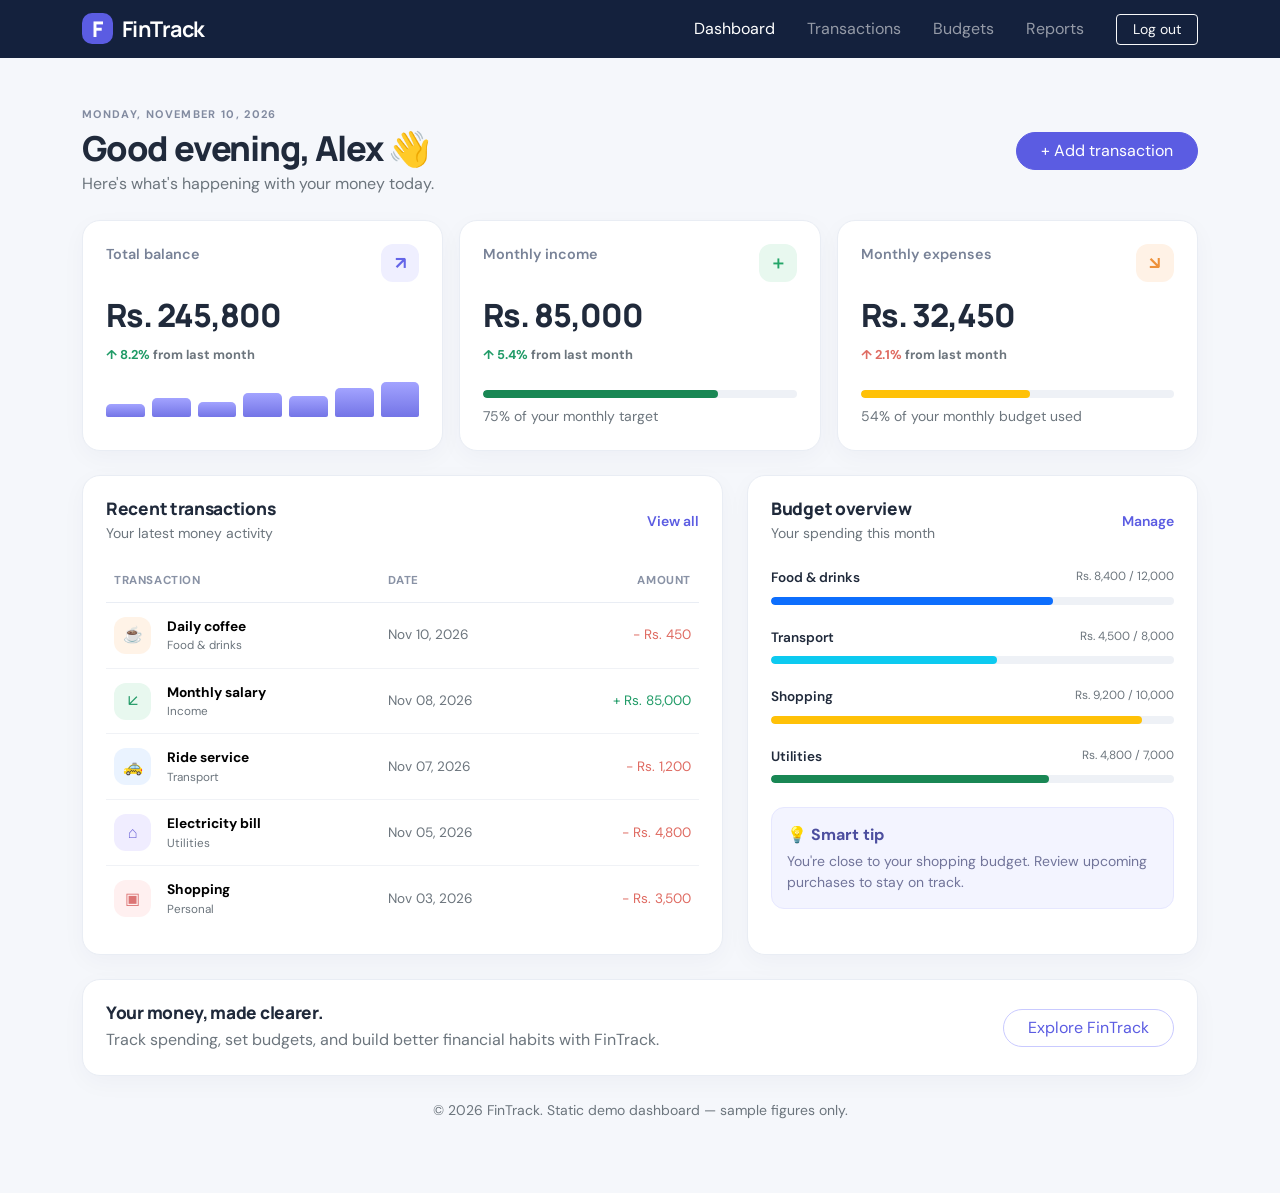
<file: index.html>
<!doctype html>
<html lang="en">
<head>
  <meta charset="utf-8">
  <meta name="viewport" content="width=device-width, initial-scale=1">
  <title>FinTrack | Personal Finance Dashboard</title>
  <link href="https://cdn.jsdelivr.net/npm/bootstrap@5.3.3/dist/css/bootstrap.min.css" rel="stylesheet">
  <link href="style.css" rel="stylesheet">
</head>
<body class="dashboard-page">
  <nav class="navbar navbar-expand-lg navbar-dark ft-navbar">
    <div class="container">
      <a class="navbar-brand fw-bold" href="index.html"><span class="brand-mark">F</span> FinTrack</a>
      <button class="navbar-toggler" type="button" data-bs-toggle="collapse" data-bs-target="#mainNav" aria-controls="mainNav" aria-expanded="false" aria-label="Toggle navigation">
        <span class="navbar-toggler-icon"></span>
      </button>
      <div class="collapse navbar-collapse" id="mainNav">
        <ul class="navbar-nav ms-auto align-items-lg-center gap-lg-3">
          <li class="nav-item"><a class="nav-link active" href="index.html">Dashboard</a></li>
          <li class="nav-item"><a class="nav-link" href="#transactions">Transactions</a></li>
          <li class="nav-item"><a class="nav-link" href="#budgets">Budgets</a></li>
          <li class="nav-item"><a class="nav-link" href="#reports">Reports</a></li>
          <li class="nav-item"><a class="btn btn-outline-light btn-sm px-3 ms-lg-2" href="login.html">Log out</a></li>
        </ul>
      </div>
    </div>
  </nav>

  <main class="container py-4 py-lg-5">
    <div class="d-flex flex-column flex-md-row justify-content-between align-items-md-center gap-3 mb-4">
      <div>
        <p class="eyebrow mb-1">MONDAY, NOVEMBER 10, 2026</p>
        <h1 class="page-title mb-1">Good evening, Alex 👋</h1>
        <p class="text-secondary mb-0">Here's what's happening with your money today.</p>
      </div>
      <a href="#transactions" class="btn btn-primary rounded-pill px-4">+ Add transaction</a>
    </div>

    <section class="row g-3 mb-4" aria-label="Financial overview">
      <div class="col-12 col-md-6 col-xl-4">
        <div class="stat-card h-100">
          <div class="d-flex justify-content-between align-items-start">
            <span class="stat-label">Total balance</span><span class="stat-icon purple">↗</span>
          </div>
          <h2 class="stat-value">Rs. 245,800</h2>
          <span class="stat-note positive">↑ 8.2% <span class="text-secondary">from last month</span></span>
          <div class="mini-bars mt-3"><i style="height:35%"></i><i style="height:52%"></i><i style="height:43%"></i><i style="height:67%"></i><i style="height:58%"></i><i style="height:82%"></i><i style="height:100%"></i></div>
        </div>
      </div>
      <div class="col-12 col-md-6 col-xl-4">
        <div class="stat-card h-100">
          <div class="d-flex justify-content-between align-items-start">
            <span class="stat-label">Monthly income</span><span class="stat-icon green">＋</span>
          </div>
          <h2 class="stat-value">Rs. 85,000</h2>
          <span class="stat-note positive">↑ 5.4% <span class="text-secondary">from last month</span></span>
          <div class="progress mt-4" role="progressbar" aria-label="Income target progress" aria-valuenow="75" aria-valuemin="0" aria-valuemax="100"><div class="progress-bar bg-success" style="width:75%"></div></div>
          <small class="text-secondary mt-2 d-block">75% of your monthly target</small>
        </div>
      </div>
      <div class="col-12 col-md-6 col-xl-4">
        <div class="stat-card h-100">
          <div class="d-flex justify-content-between align-items-start">
            <span class="stat-label">Monthly expenses</span><span class="stat-icon orange">↘</span>
          </div>
          <h2 class="stat-value">Rs. 32,450</h2>
          <span class="stat-note negative">↑ 2.1% <span class="text-secondary">from last month</span></span>
          <div class="progress mt-4" role="progressbar" aria-label="Expense budget used" aria-valuenow="54" aria-valuemin="0" aria-valuemax="100"><div class="progress-bar bg-warning" style="width:54%"></div></div>
          <small class="text-secondary mt-2 d-block">54% of your monthly budget used</small>
        </div>
      </div>
    </section>

    <section class="row g-4">
      <div class="col-12 col-lg-7" id="transactions">
        <div class="content-card h-100">
          <div class="d-flex justify-content-between align-items-center mb-3">
            <div><h3 class="section-title mb-1">Recent transactions</h3><p class="small text-secondary mb-0">Your latest money activity</p></div>
            <a href="#" class="small text-decoration-none fw-semibold">View all</a>
          </div>
          <div class="table-responsive">
            <table class="table align-middle transaction-table mb-0">
              <thead><tr><th>Transaction</th><th>Date</th><th class="text-end">Amount</th></tr></thead>
              <tbody>
                <tr><td><div class="d-flex align-items-center gap-3"><span class="transaction-icon food">☕</span><div><strong>Daily coffee</strong><small class="d-block text-secondary">Food & drinks</small></div></div></td><td class="text-secondary">Nov 10, 2026</td><td class="text-end amount-out">- Rs. 450</td></tr>
                <tr><td><div class="d-flex align-items-center gap-3"><span class="transaction-icon salary">↙</span><div><strong>Monthly salary</strong><small class="d-block text-secondary">Income</small></div></div></td><td class="text-secondary">Nov 08, 2026</td><td class="text-end amount-in">+ Rs. 85,000</td></tr>
                <tr><td><div class="d-flex align-items-center gap-3"><span class="transaction-icon transport">🚕</span><div><strong>Ride service</strong><small class="d-block text-secondary">Transport</small></div></div></td><td class="text-secondary">Nov 07, 2026</td><td class="text-end amount-out">- Rs. 1,200</td></tr>
                <tr><td><div class="d-flex align-items-center gap-3"><span class="transaction-icon home">⌂</span><div><strong>Electricity bill</strong><small class="d-block text-secondary">Utilities</small></div></div></td><td class="text-secondary">Nov 05, 2026</td><td class="text-end amount-out">- Rs. 4,800</td></tr>
                <tr><td><div class="d-flex align-items-center gap-3"><span class="transaction-icon shopping">▣</span><div><strong>Shopping</strong><small class="d-block text-secondary">Personal</small></div></div></td><td class="text-secondary">Nov 03, 2026</td><td class="text-end amount-out">- Rs. 3,500</td></tr>
              </tbody>
            </table>
          </div>
        </div>
      </div>

      <div class="col-12 col-lg-5" id="budgets">
        <div class="content-card h-100">
          <div class="d-flex justify-content-between align-items-center mb-4">
            <div><h3 class="section-title mb-1">Budget overview</h3><p class="small text-secondary mb-0">Your spending this month</p></div>
            <a href="#" class="small text-decoration-none fw-semibold">Manage</a>
          </div>
          <div class="budget-row"><div class="d-flex justify-content-between mb-2"><span class="fw-semibold">Food & drinks</span><span class="small text-secondary">Rs. 8,400 / 12,000</span></div><div class="progress"><div class="progress-bar bg-primary" style="width:70%"></div></div></div>
          <div class="budget-row"><div class="d-flex justify-content-between mb-2"><span class="fw-semibold">Transport</span><span class="small text-secondary">Rs. 4,500 / 8,000</span></div><div class="progress"><div class="progress-bar bg-info" style="width:56%"></div></div></div>
          <div class="budget-row"><div class="d-flex justify-content-between mb-2"><span class="fw-semibold">Shopping</span><span class="small text-secondary">Rs. 9,200 / 10,000</span></div><div class="progress"><div class="progress-bar bg-warning" style="width:92%"></div></div></div>
          <div class="budget-row"><div class="d-flex justify-content-between mb-2"><span class="fw-semibold">Utilities</span><span class="small text-secondary">Rs. 4,800 / 7,000</span></div><div class="progress"><div class="progress-bar bg-success" style="width:69%"></div></div></div>
          <div class="tip-box mt-4"><strong>💡 Smart tip</strong><p class="small mb-0 mt-1">You're close to your shopping budget. Review upcoming purchases to stay on track.</p></div>
        </div>
      </div>
    </section>

    <section class="content-card mt-4" id="reports">
      <div class="row align-items-center g-3">
        <div class="col-md"><h3 class="section-title mb-1">Your money, made clearer.</h3><p class="text-secondary mb-0">Track spending, set budgets, and build better financial habits with FinTrack.</p></div>
        <div class="col-md-auto"><a href="signup.html" class="btn btn-outline-primary rounded-pill px-4">Explore FinTrack</a></div>
      </div>
    </section>
    <footer class="text-center text-secondary small py-4">© 2026 FinTrack. Static demo dashboard — sample figures only.</footer>
  </main>
  <script src="https://cdn.jsdelivr.net/npm/bootstrap@5.3.3/dist/js/bootstrap.bundle.min.js"></script>
</body>
</html>
</file>
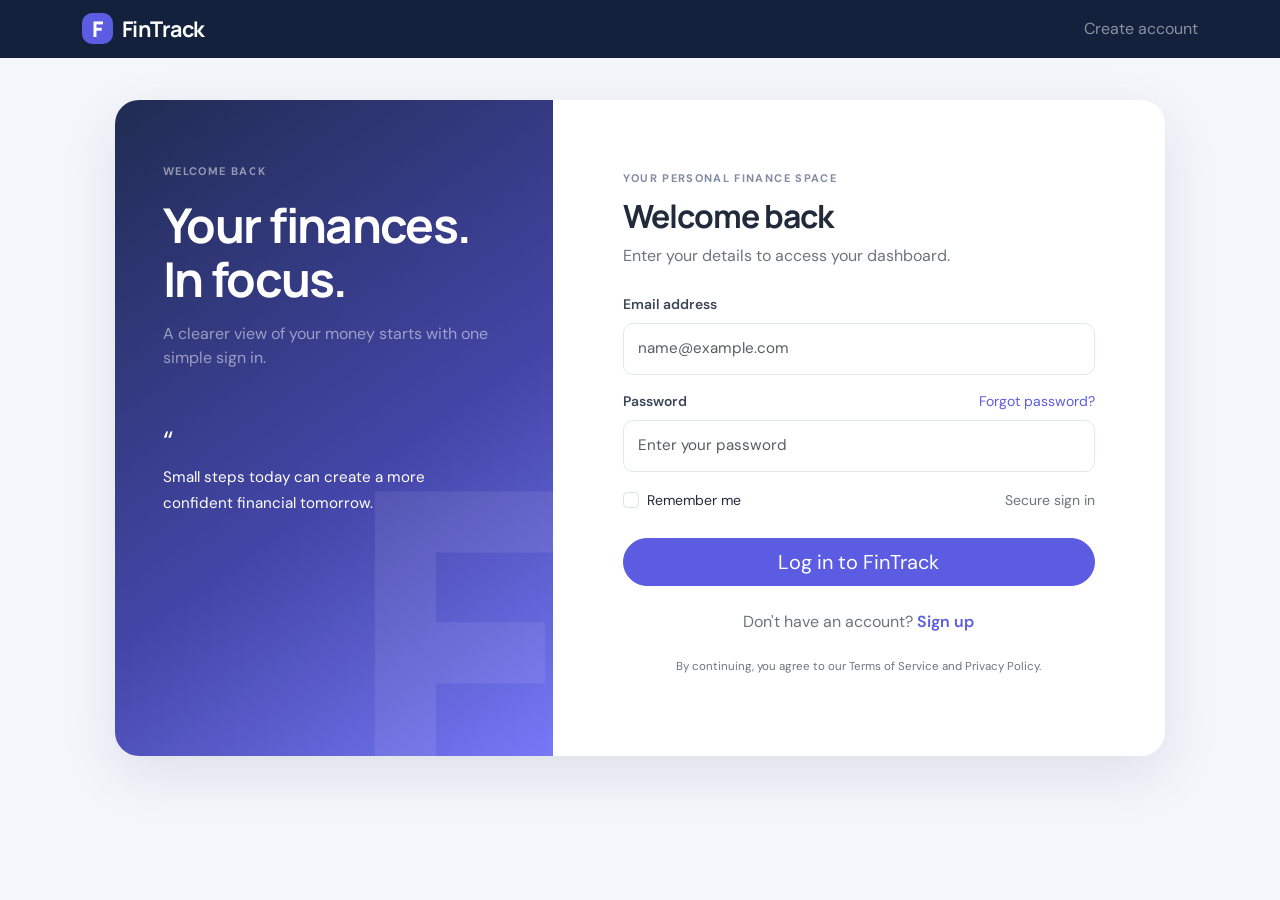
<file: login.html>
<!doctype html>
<html lang="en">
<head>
  <meta charset="utf-8">
  <meta name="viewport" content="width=device-width, initial-scale=1">
  <title>Log in | FinTrack</title>
  <link href="https://cdn.jsdelivr.net/npm/bootstrap@5.3.3/dist/css/bootstrap.min.css" rel="stylesheet">
  <link href="style.css" rel="stylesheet">
</head>
<body class="auth-page">
  <nav class="navbar ft-navbar navbar-dark">
    <div class="container"><a class="navbar-brand fw-bold" href="index.html"><span class="brand-mark">F</span> FinTrack</a><a class="nav-link text-white-50" href="signup.html">Create account</a></div>
  </nav>
  <main class="container auth-wrap">
    <div class="row g-0 auth-shell">
      <div class="col-lg-5 auth-aside d-none d-lg-flex">
        <div>
          <span class="eyebrow text-white-50">WELCOME BACK</span>
          <h1 class="display-5 fw-bold mt-3">Your finances.<br>In focus.</h1>
          <p class="text-white-50 mt-3">A clearer view of your money starts with one simple sign in.</p>
          <div class="auth-aside-note mt-5"><span class="fs-3">“</span><p class="mb-0">Small steps today can create a more confident financial tomorrow.</p></div>
        </div>
        <div class="auth-decoration">F</div>
      </div>
      <div class="col-lg-7">
        <div class="auth-form-area">
          <div class="mb-4">
            <span class="eyebrow">YOUR PERSONAL FINANCE SPACE</span>
            <h2 class="fw-bold mt-2">Welcome back</h2>
            <p class="text-secondary">Enter your details to access your dashboard.</p>
          </div>
          <form action="index.html" method="get">
            <div class="mb-3"><label for="email" class="form-label">Email address</label><input class="form-control form-control-lg" type="email" id="email" name="email" placeholder="name@example.com" autocomplete="email" required></div>
            <div class="mb-3"><div class="d-flex justify-content-between"><label for="password" class="form-label">Password</label><a href="#" class="small text-decoration-none">Forgot password?</a></div><input class="form-control form-control-lg" type="password" id="password" name="password" placeholder="Enter your password" autocomplete="current-password" required></div>
            <div class="d-flex justify-content-between align-items-center mb-4"><div class="form-check"><input class="form-check-input" type="checkbox" id="remember"><label class="form-check-label small" for="remember">Remember me</label></div><span class="small text-secondary">Secure sign in</span></div>
            <button class="btn btn-primary btn-lg w-100 rounded-pill" type="submit">Log in to FinTrack</button>
          </form>
          <p class="text-center text-secondary mt-4 mb-0">Don't have an account? <a href="signup.html" class="fw-semibold text-decoration-none">Sign up</a></p>
          <p class="text-center text-secondary x-small mt-4">By continuing, you agree to our Terms of Service and Privacy Policy.</p>
        </div>
      </div>
    </div>
  </main>
  <script src="https://cdn.jsdelivr.net/npm/bootstrap@5.3.3/dist/js/bootstrap.bundle.min.js"></script>
</body>
</html>
</file>
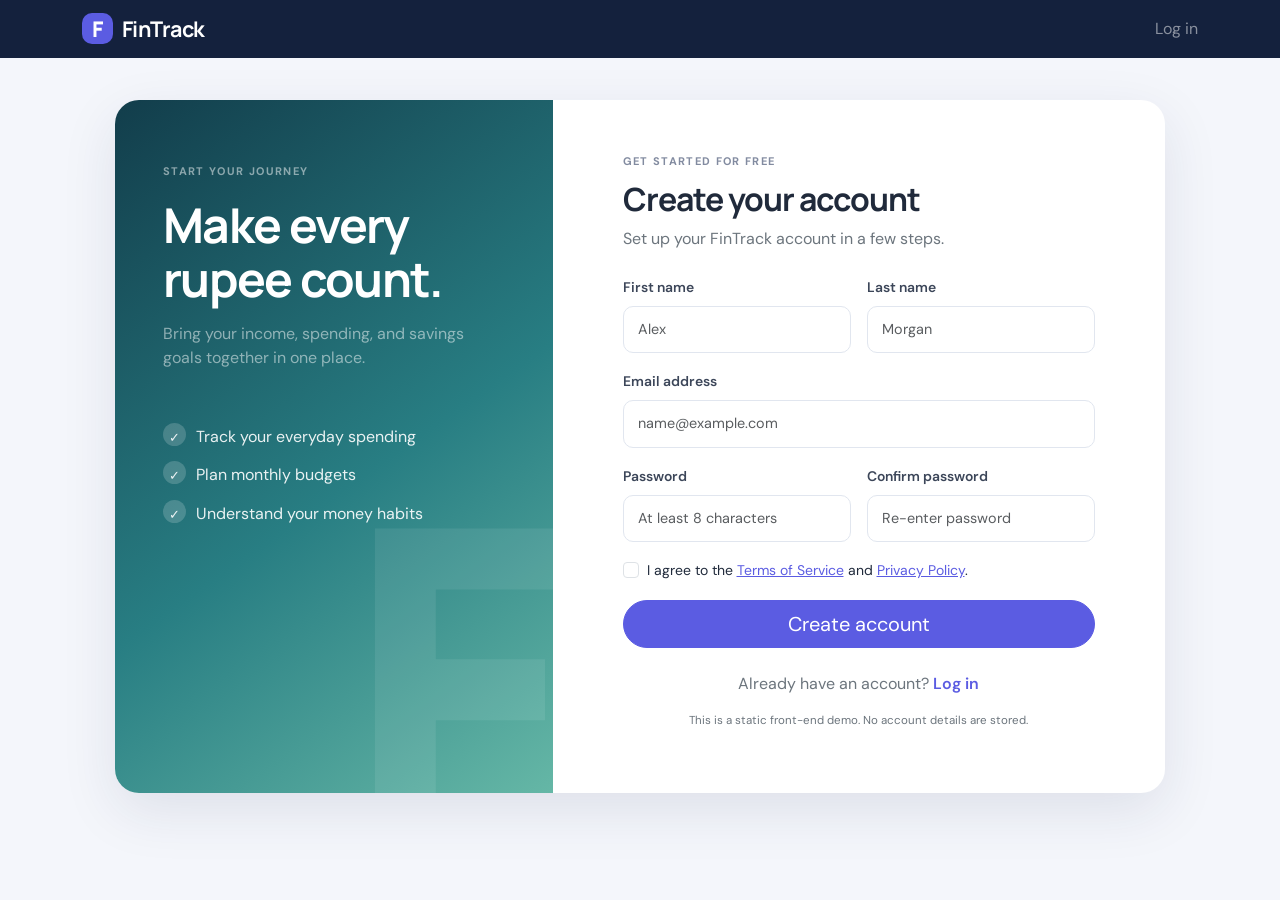
<file: signup.html>
<!doctype html>
<html lang="en">
<head>
  <meta charset="utf-8">
  <meta name="viewport" content="width=device-width, initial-scale=1">
  <title>Sign up | FinTrack</title>
  <link href="https://cdn.jsdelivr.net/npm/bootstrap@5.3.3/dist/css/bootstrap.min.css" rel="stylesheet">
  <link href="style.css" rel="stylesheet">
</head>
<body class="auth-page">
  <nav class="navbar ft-navbar navbar-dark">
    <div class="container"><a class="navbar-brand fw-bold" href="index.html"><span class="brand-mark">F</span> FinTrack</a><a class="nav-link text-white-50" href="login.html">Log in</a></div>
  </nav>
  <main class="container auth-wrap">
    <div class="row g-0 auth-shell">
      <div class="col-lg-5 auth-aside signup-aside d-none d-lg-flex">
        <div>
          <span class="eyebrow text-white-50">START YOUR JOURNEY</span>
          <h1 class="display-5 fw-bold mt-3">Make every<br>rupee count.</h1>
          <p class="text-white-50 mt-3">Bring your income, spending, and savings goals together in one place.</p>
          <ul class="signup-benefits mt-5">
            <li>Track your everyday spending</li>
            <li>Plan monthly budgets</li>
            <li>Understand your money habits</li>
          </ul>
        </div>
        <div class="auth-decoration">F</div>
      </div>
      <div class="col-lg-7">
        <div class="auth-form-area signup-form-area">
          <div class="mb-4">
            <span class="eyebrow">GET STARTED FOR FREE</span>
            <h2 class="fw-bold mt-2">Create your account</h2>
            <p class="text-secondary">Set up your FinTrack account in a few steps.</p>
          </div>
          <form action="index.html" method="get">
            <div class="row g-3">
              <div class="col-md-6"><label for="firstName" class="form-label">First name</label><input class="form-control" type="text" id="firstName" name="firstName" placeholder="Alex" autocomplete="given-name" required></div>
              <div class="col-md-6"><label for="lastName" class="form-label">Last name</label><input class="form-control" type="text" id="lastName" name="lastName" placeholder="Morgan" autocomplete="family-name" required></div>
              <div class="col-12"><label for="signupEmail" class="form-label">Email address</label><input class="form-control" type="email" id="signupEmail" name="email" placeholder="name@example.com" autocomplete="email" required></div>
              <div class="col-md-6"><label for="newPassword" class="form-label">Password</label><input class="form-control" type="password" id="newPassword" name="password" placeholder="At least 8 characters" minlength="8" autocomplete="new-password" required></div>
              <div class="col-md-6"><label for="confirmPassword" class="form-label">Confirm password</label><input class="form-control" type="password" id="confirmPassword" name="confirmPassword" placeholder="Re-enter password" minlength="8" autocomplete="new-password" required></div>
              <div class="col-12"><div class="form-check"><input class="form-check-input" type="checkbox" id="terms" required><label class="form-check-label small" for="terms">I agree to the <a href="#">Terms of Service</a> and <a href="#">Privacy Policy</a>.</label></div></div>
              <div class="col-12"><button class="btn btn-primary btn-lg w-100 rounded-pill" type="submit">Create account</button></div>
            </div>
          </form>
          <p class="text-center text-secondary mt-4 mb-0">Already have an account? <a href="login.html" class="fw-semibold text-decoration-none">Log in</a></p>
          <p class="text-center text-secondary x-small mt-3">This is a static front-end demo. No account details are stored.</p>
        </div>
      </div>
    </div>
  </main>
  <script src="https://cdn.jsdelivr.net/npm/bootstrap@5.3.3/dist/js/bootstrap.bundle.min.js"></script>
</body>
</html>
</file>
<file: style.css>
@import url('https://fonts.googleapis.com/css2?family=DM+Sans:wght@400;500;600;700&family=Manrope:wght@400;500;600;700;800&display=swap');

:root {
  --ft-navy: #14213d;
  --ft-blue: #5b5ce2;
  --ft-purple: #7778f7;
  --ft-muted: #778198;
  --ft-border: #e9edf4;
  --ft-bg: #f5f7fb;
}
* { box-sizing: border-box; }
body { font-family: 'DM Sans', sans-serif; color: #202a3b; }
h1,h2,h3,h4,.navbar-brand { font-family: 'Manrope', sans-serif; }
a { color: var(--ft-blue); }
.ft-navbar { background: var(--ft-navy); }
.navbar-brand { letter-spacing: -.5px; font-size: 1.35rem; }
.brand-mark { display: inline-grid; place-items: center; width: 31px; height: 31px; margin-right: 5px; border-radius: 10px; color: white; background: var(--ft-blue); font-weight: 800; }
.btn-primary { --bs-btn-bg: var(--ft-blue); --bs-btn-border-color: var(--ft-blue); --bs-btn-hover-bg: #4849c8; --bs-btn-hover-border-color: #4849c8; --bs-btn-active-bg: #4849c8; --bs-btn-active-border-color: #4849c8; }
.btn-outline-primary { --bs-btn-color: var(--ft-blue); --bs-btn-border-color: #c9caff; --bs-btn-hover-bg: var(--ft-blue); --bs-btn-hover-border-color: var(--ft-blue); }
.dashboard-page { background: var(--ft-bg); min-height: 100vh; }
.page-title { font-size: clamp(1.65rem, 3vw, 2.15rem); font-weight: 800; letter-spacing: -1.2px; }
.eyebrow { color: #828ba0; font-size: .69rem; font-weight: 700; letter-spacing: 1.35px; }
.stat-card,.content-card { background: #fff; border: 1px solid var(--ft-border); border-radius: 18px; padding: 23px; box-shadow: 0 7px 24px rgba(24,39,75,.035); }
.stat-label { color: #788297; font-size: .9rem; font-weight: 600; }
.stat-icon { display: grid; place-items: center; width: 38px; height: 38px; border-radius: 12px; font-size: 1.1rem; font-weight: 700; }
.stat-icon.purple { background: #efefff; color: #6465e8; }
.stat-icon.green { background: #e8f8ef; color: #24a568; }
.stat-icon.orange { background: #fff2e6; color: #ed913a; }
.stat-value { margin: 14px 0 7px; font-size: clamp(1.6rem, 3vw, 2rem); font-weight: 800; letter-spacing: -1px; }
.stat-note { font-size: .8rem; font-weight: 700; }
.positive,.amount-in { color: #209b67 !important; }
.negative,.amount-out { color: #df6b62 !important; }
.mini-bars { height: 35px; display: flex; align-items: end; gap: 7px; }
.mini-bars i { flex: 1; border-radius: 5px 5px 2px 2px; background: linear-gradient(180deg,#9293ff,#5b5ce2); opacity: .85; }
.progress { height: 8px; background: #eef1f6; border-radius: 20px; }
.progress-bar { border-radius: 20px; }
.section-title { font-size: 1.08rem; font-weight: 800; letter-spacing: -.3px; }
.transaction-table { font-size: .85rem; }
.transaction-table thead th { color: #8992a5; font-size: .72rem; font-weight: 700; text-transform: uppercase; letter-spacing: .6px; border-bottom-color: var(--ft-border); padding: 12px 8px; white-space: nowrap; }
.transaction-table tbody td { padding: 13px 8px; border-bottom-color: #f0f2f6; white-space: nowrap; }
.transaction-table tbody tr:last-child td { border-bottom: 0; }
.transaction-table strong { font-size: .86rem; }
.transaction-table small { font-size: .73rem; }
.transaction-icon { width: 37px; height: 37px; display: inline-grid; place-items: center; border-radius: 12px; font-size: 1rem; }
.transaction-icon.food { background: #fff3e7; }
.transaction-icon.salary { background: #e8f8ef; color: #219a66; }
.transaction-icon.transport { background: #eaf3ff; }
.transaction-icon.home { background: #f0edff; color: #7067d8; }
.transaction-icon.shopping { background: #fff0f0; color: #dc7474; }
.budget-row { margin-bottom: 23px; font-size: .85rem; }
.tip-box { padding: 15px; background: #f3f4ff; border: 1px solid #e6e7ff; border-radius: 13px; color: #4c4e9f; }
.tip-box p { color: #71749a; line-height: 1.5; }
.auth-page { min-height: 100vh; background: #f4f6fb; }
.auth-wrap { padding-top: 42px; padding-bottom: 42px; }
.auth-shell { max-width: 1050px; margin: 0 auto; background: white; border-radius: 24px; overflow: hidden; box-shadow: 0 18px 55px rgba(25,39,75,.10); }
.auth-aside { position: relative; overflow: hidden; min-height: 650px; padding: 58px 48px; color: white; background: linear-gradient(145deg,#202c52 0%,#4446a8 58%,#7778f7 100%); flex-direction: column; justify-content: space-between; }
.signup-aside { background: linear-gradient(145deg,#123d4b 0%,#287e83 55%,#65b7a6 100%); }
.auth-aside h1 { line-height: 1.12; letter-spacing: -1.7px; }
.auth-aside > div:first-child { position: relative; z-index: 1; }
.auth-aside-note { max-width: 270px; color: #fff; font-size: .95rem; line-height: 1.7; }
.auth-decoration { position: absolute; right: -28px; bottom: -110px; color: rgba(255,255,255,.08); font-family: 'Manrope',sans-serif; font-size: 28rem; font-weight: 800; line-height: 1; }
.signup-benefits { padding-left: 0; list-style: none; color: rgba(255,255,255,.9); line-height: 2.4; position: relative; z-index: 1; }
.signup-benefits li::before { content: '✓'; display: inline-grid; place-items: center; width: 23px; height: 23px; margin-right: 10px; border-radius: 50%; background: rgba(255,255,255,.18); font-size: .8rem; }
.auth-form-area { padding: 65px 70px; }
.signup-form-area { padding-top: 48px; padding-bottom: 48px; }
.auth-form-area h2 { font-size: 2rem; letter-spacing: -1px; }
.form-label { font-size: .87rem; font-weight: 600; color: #3c4659; }
.form-control { border-color: #e1e6ef; border-radius: 10px; padding: .75rem .9rem; font-size: .9rem; }
.form-control:focus { border-color: #8d8ef4; box-shadow: 0 0 0 .2rem rgba(91,92,226,.12); }
.form-control-lg { min-height: 52px; font-size: .95rem; }
.form-check-input:checked { background-color: var(--ft-blue); border-color: var(--ft-blue); }
.x-small { font-size: .72rem; }
@media (max-width: 991.98px) {
  .auth-wrap { padding-top: 25px; }
  .auth-shell { max-width: 600px; }
  .auth-form-area,.signup-form-area { padding: 42px 30px; }
}
@media (max-width: 575.98px) {
  .stat-card,.content-card { padding: 18px; }
  .auth-form-area,.signup-form-area { padding: 34px 22px; }
  .auth-form-area h2 { font-size: 1.7rem; }
}
</file>
